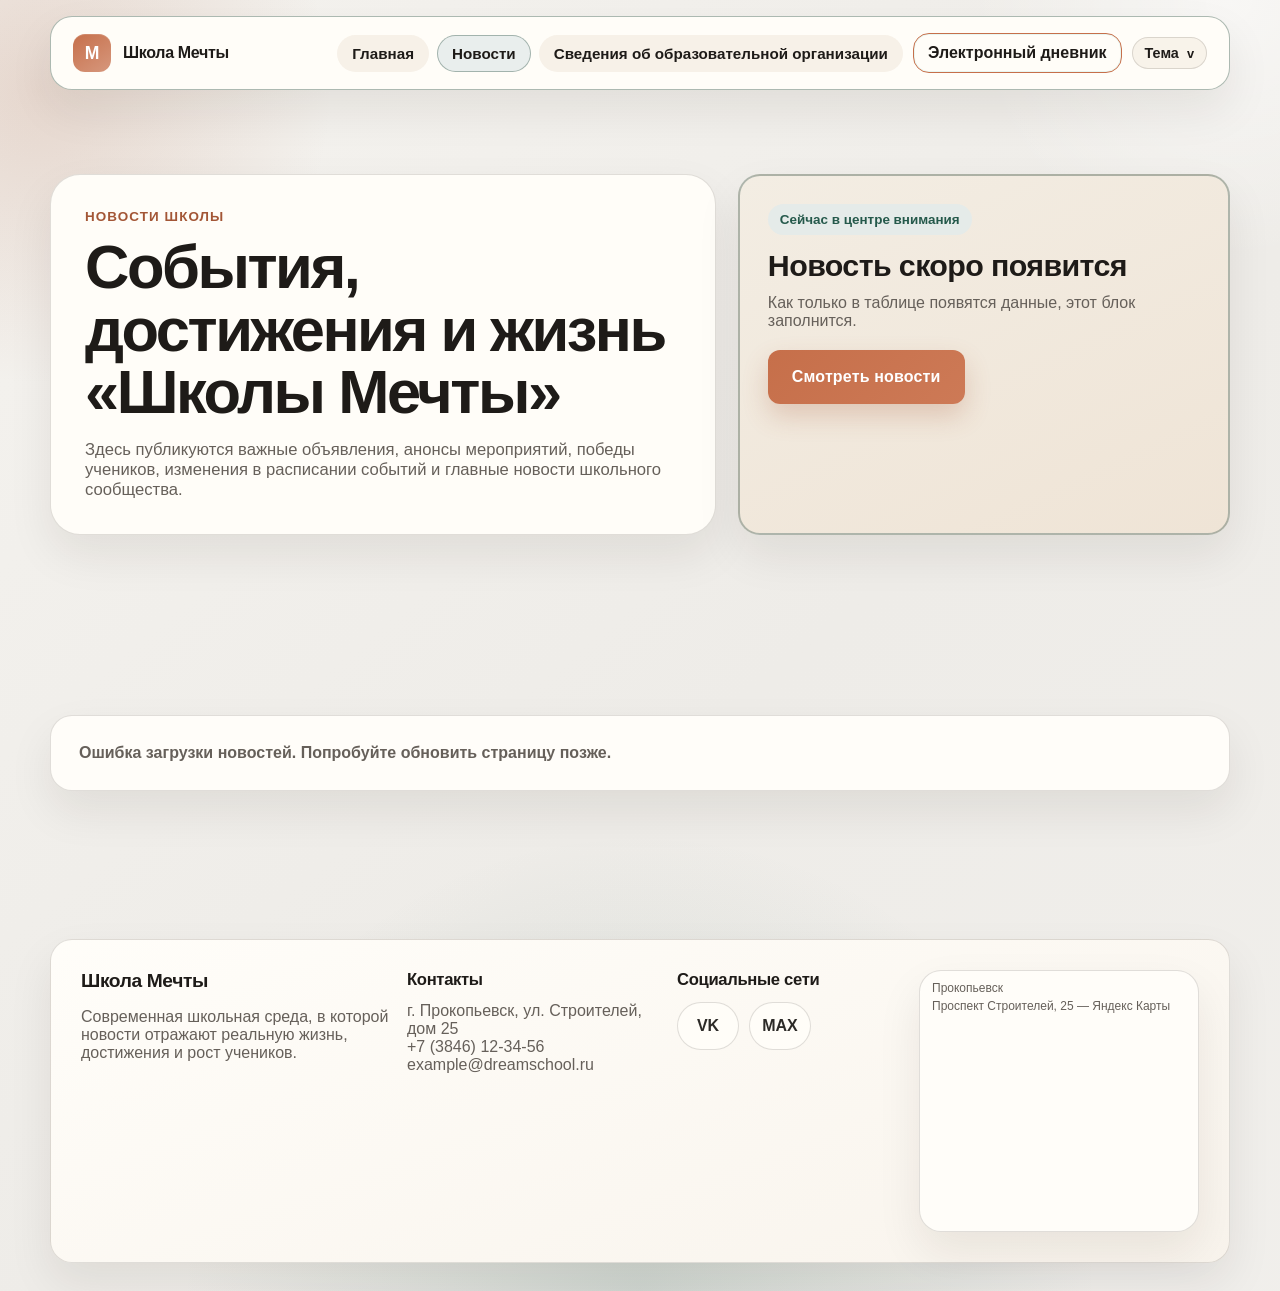
<file: index2.html>
﻿
<!DOCTYPE html>
<html lang="ru">
<head>
    <meta charset="UTF-8">
    <meta name="viewport" content="width=device-width, initial-scale=1.0">
    <title>Школа Мечты | Новости</title>
    <link rel="icon" href="img/Frame%2014.png" type="image/x-icon">
    <meta name="description" content="Новости Школы Мечты: события, достижения учеников, анонсы программ и школьной жизни.">
    <link rel="stylesheet" href="style.css">
    <script src="theme.js" defer></script>
</head>
<body>
    <input class="theme-toggle" type="radio" name="theme" id="theme-light" checked>
    <input class="theme-toggle" type="radio" name="theme" id="theme-dark">
    <input class="theme-toggle" type="radio" name="theme" id="theme-contrast">

    <div class="page-shell">
        <header class="site-header">
            <div class="container header-inner">
                <a class="logo" href="index2.html" aria-label="Школа Мечты">
                    <span class="logo-mark">М</span>
                    <span class="logo-text">Школа Мечты</span>
                </a>

                <button class="header-toggle" type="button" aria-expanded="false" aria-controls="header-controls-menu" data-expand-label="Развернуть" data-collapse-label="Свернуть">Развернуть</button>
                <div class="header-controls" id="header-controls-menu">
                    <nav class="page-nav" aria-label="Разделы сайта">
                        <a href="index.html">Главная</a>
                        <a href="index2.html" aria-current="page">Новости</a>
                        <a href="index3.html">Сведения об образовательной организации</a>
                    </nav>

                    <a class="diary-link" href="https://cabinet.ruobr.ru/login/" target="_blank" rel="noopener noreferrer">Электронный дневник</a>

                    <div class="theme-switcher" aria-label="Переключение темы">
                        <span class="theme-title">Тема</span>
                        <div class="theme-options">
                            <label for="theme-light">Светлая</label>
                            <label for="theme-dark">Темная</label>
                            <label for="theme-contrast">Контрастная</label>
                        </div>
                    </div>
                </div>
            </div>
        </header>

        <main class="news-page">
            <section class="section">
                <div class="container">
                    <div class="news-hero">
                        <div class="news-hero-copy">
                            <p class="eyebrow">Новости школы</p>
                            <h1>События, достижения и жизнь «Школы Мечты»</h1>
                            <p>
                                Здесь публикуются важные объявления, анонсы мероприятий, победы учеников,
                                изменения в расписании событий и главные новости школьного сообщества.
                            </p>
                        </div>

                        <aside class="news-hero-panel">
                            <span class="news-panel-label" id="hero-news-label">Сейчас в центре внимания</span>
                            <h2 id="hero-news-title" class="loading-dots">Загрузка новостей</h2>
                            <p id="hero-news-preview" class="loading-dots">Получаем данные</p>
                            <a class="btn btn-primary" id="hero-news-link" href="#news-list">Смотреть новости</a>
                        </aside>
                    </div>
                </div>
            </section>

            <section class="section news-section" id="news-list">
                <div class="container news-layout">
                    <div class="news-filters-wrap" id="news-filters-wrap" hidden>
                        <p class="news-filters-title">Фильтр по категориям</p>
                        <div class="news-filters" id="news-filters" aria-label="Фильтр новостей по категориям"></div>
                    </div>

                    <div class="news-stream" id="news-stream">
                        <article class="news-state-card">
                            <p class="loading-dots">Загрузка новостей</p>
                        </article>
                    </div>
                </div>
            </section>
        </main>

        <footer class="site-footer">
            <div class="container footer-grid">
                <div>
                    <a class="logo footer-logo" href="index.html">Школа Мечты</a>
                    <p class="footer-text">
                        Современная школьная среда, в которой новости отражают реальную жизнь, достижения и рост учеников.
                    </p>
                </div>

                <div>
                    <h3>Контакты</h3>
                    <ul class="footer-list">
                        <li>г. Прокопьевск, ул. Строителей, дом 25</li>
                        <li>+7 (3846) 12-34-56</li>
                        <li>example@dreamschool.ru</li>
                    </ul>
                </div>

                <div>
                    <h3>Социальные сети</h3>
                    <div class="social-links">
                        <a href="https://vk.com/" aria-label="VK" target="_blank" rel="noopener noreferrer">VK</a>
                        <a href="https://max.ru/" aria-label="MAX" target="_blank" rel="noopener noreferrer">MAX</a>
                    </div>
                </div>

                <div class="map-card footer-map" aria-label="Карта">
                    <div class="map-embed">
                        <a href="https://yandex.ru/maps/11291/prokopevsk/?utm_medium=mapframe&utm_source=maps">Прокопьевск</a>
                        <a href="https://yandex.ru/maps/11291/prokopevsk/house/prospekt_stroiteley_25/bE8YcAVgTUIEQFtpfXR3d3xgZA==/?ll=86.621253%2C53.865942&utm_medium=mapframe&utm_source=maps&z=17.6">Проспект Строителей, 25 — Яндекс Карты</a>
                        <iframe src="https://yandex.ru/map-widget/v1/?ll=86.621253%2C53.865942&mode=whatshere&whatshere%5Bpoint%5D=86.620582%2C53.865979&whatshere%5Bzoom%5D=17&z=17.6" frameborder="1" allowfullscreen="true" loading="lazy"></iframe>
                    </div>
                </div>
            </div>
        </footer>
    </div>

    <script>
        const STORAGE_SCROLL_KEY = "newsScrollPosition";
        const NEWS_LOAD_TIMEOUT_MS = 10000;
        const SCROLL_RESTORE_DELAY_MS = 50;
        const htmlParser = new DOMParser();

        const readScrollPosition = () => {
            try {
                return sessionStorage.getItem(STORAGE_SCROLL_KEY);
            } catch {
                return null;
            }
        };

        const writeScrollPosition = (value) => {
            try {
                sessionStorage.setItem(STORAGE_SCROLL_KEY, String(value));
            } catch {
                // Игнорируем ошибки приватного режима/запрета storage.
            }
        };

        const toPlainText = (htmlValue) => {
            const html = String(htmlValue ?? "");
            if (!html) return "";
            return (htmlParser.parseFromString(html, "text/html").body.textContent || "")
                .replace(/\s+/g, " ")
                .trim();
        };

        window.addEventListener("pageshow", () => {
            const scrollPos = readScrollPosition();
            if (scrollPos) {
                const top = Number.parseInt(scrollPos, 10);
                if (!Number.isNaN(top)) {
                    window.setTimeout(() => window.scrollTo({ top, behavior: "auto" }), SCROLL_RESTORE_DELAY_MS);
                }
            }
        });

        document.addEventListener("click", (event) => {
            if (event.target.closest(".news-link") || event.target.closest("#hero-news-link")) {
                writeScrollPosition(window.scrollY);
            }
        });

        const NEWS_API_URL = "https://script.google.com/macros/s/AKfycbzEFYElv0PCWbVV-pu9kjB3YbyOMtaQaXd7HRvJRYqHQFj_xvPTi6BU2wpDDRDwjdpC3w/exec";
        const CARD_PREVIEW_LIMIT = 150;
        const HERO_PREVIEW_LIMIT = 110;

        const newsStream = document.getElementById("news-stream");
        const newsFiltersWrap = document.getElementById("news-filters-wrap");
        const newsFilters = document.getElementById("news-filters");
        const heroNewsTitle = document.getElementById("hero-news-title");
        const heroNewsPreview = document.getElementById("hero-news-preview");
        const heroNewsLink = document.getElementById("hero-news-link");

        let currentRequestId = 0;
        let allNewsRecords = [];
        let heroNewsRecord = null;
        let pinnedNewsRecord = null;
        const selectedCategories = new Set();

        function escapeHtml(value) {
            return String(value ?? "")
                .replace(/&/g, "&amp;")
                .replace(/</g, "&lt;")
                .replace(/>/g, "&gt;")
                .replace(/"/g, "&quot;")
                .replace(/'/g, "&#39;");
        }

        function splitDate(dateValue) {
            if (!dateValue) return { day: "", rest: "" };
            const date = new Date(dateValue);
            if (!Number.isNaN(date.getTime())) {
                const day = String(date.getDate()).padStart(2, "0");
                const rest = date.toLocaleDateString("ru-RU", { month: "long", year: "numeric" });
                return { day, rest };
            }
            const parts = String(dateValue).trim().split(/\s+/);
            return { day: parts.shift() || "", rest: parts.join(" ") || "" };
        }

        function parseNewsDateToTimestamp(dateValue) {
            if (!dateValue) return Number.POSITIVE_INFINITY;
            const text = String(dateValue).trim();
            if (!text) return Number.POSITIVE_INFINITY;

            const directDate = new Date(text);
            if (!Number.isNaN(directDate.getTime())) return directDate.getTime();

            const ruDateMatch = text.match(/^(\d{1,2})[.\-/](\d{1,2})[.\-/](\d{2,4})$/);
            if (ruDateMatch) {
                const day = Number.parseInt(ruDateMatch[1], 10);
                const month = Number.parseInt(ruDateMatch[2], 10) - 1;
                let year = Number.parseInt(ruDateMatch[3], 10);
                if (year < 100) year += 2000;
                const fallbackDate = new Date(year, month, day);
                if (!Number.isNaN(fallbackDate.getTime())) return fallbackDate.getTime();
            }

            return Number.POSITIVE_INFINITY;
        }

        function normalizeUrl(url) {
            const text = String(url || "").trim();
            return (!text || text === "#") ? "#" : text;
        }

        function normalizeCategory(value) {
            const text = String(value ?? "").replace(/\s+/g, " ").trim();
            return text || "Без категории";
        }

        function getDriveFileId(url) {
            const text = String(url ?? "").trim();
            if (!text) return "";
            try {
                const parsedUrl = new URL(text);
                if (!parsedUrl.hostname.toLowerCase().endsWith("google.com")) return "";
                const fileMatch = parsedUrl.pathname.match(/\/file\/d\/([a-zA-Z0-9_-]+)/);
                if (fileMatch) return fileMatch[1];
                return parsedUrl.searchParams.get("id") || "";
            } catch { return ""; }
        }

        function normalizeImageUrl(url) {
            const normalized = normalizeUrl(url);
            if (normalized === "#") return "";
            const driveFileId = getDriveFileId(normalized);
            if (driveFileId) return `https://drive.google.com/uc?export=view&id=${encodeURIComponent(driveFileId)}`;
            return normalized;
        }

        function getNewsImageInfo(item) {
            const data = item && typeof item === "object" ? item : {};
            const directFields = [data.image, data.imageUrl, data.photo, data.cover].map(v => String(v ?? "").trim()).filter(Boolean);
            for (const value of directFields) {
                const imageUrl = normalizeImageUrl(value);
                if (imageUrl) return { src: imageUrl, sourceUrl: value };
            }
            return { src: "", sourceUrl: "" };
        }

        function renderState(message) {
            newsStream.innerHTML = `<article class="news-state-card"><p>${escapeHtml(message)}</p></article>`;
        }

        function getTopCategories(records, maxCount = 5) {
            const counters = new Map();
            records.forEach((record) => {
                const key = record.category;
                counters.set(key, (counters.get(key) || 0) + 1);
            });

            return Array.from(counters.entries())
                .sort((a, b) => (b[1] - a[1]) || a[0].localeCompare(b[0], "ru"))
                .slice(0, maxCount)
                .map(([name]) => name);
        }

        function renderFilters() {
            if (!newsFiltersWrap || !newsFilters) return;
            const categories = getTopCategories(allNewsRecords);

            if (categories.length === 0) {
                newsFiltersWrap.hidden = true;
                newsFilters.innerHTML = "";
                return;
            }

            newsFiltersWrap.hidden = false;
            const allActive = selectedCategories.size === 0;
            const filterButtons = categories.map((category) => {
                const activeClass = selectedCategories.has(category) ? "is-active" : "";
                return `<button class="news-filter ${activeClass}" type="button" data-filter-category="${escapeHtml(category)}">${escapeHtml(category)}</button>`;
            }).join("");

            newsFilters.innerHTML = `
                <button class="news-filter ${allActive ? "is-active" : ""}" type="button" data-filter-all="1">Все новости</button>
                ${filterButtons}
            `;
        }

        function renderHeroNews(item, index) {
            heroNewsTitle.classList.remove("loading-dots");
            heroNewsPreview.classList.remove("loading-dots");

            if (!item) {
                heroNewsTitle.textContent = "Новость скоро появится";
                heroNewsPreview.textContent = "Как только в таблице появятся данные, этот блок заполнится.";
                heroNewsLink.href = "#news-list";
                return;
            }

            heroNewsTitle.textContent = String(item.title || "Новость без заголовка").trim();
            const plainText = toPlainText(item.preview || item.content || "");
            heroNewsPreview.textContent = (plainText.slice(0, HERO_PREVIEW_LIMIT) + (plainText.length > HERO_PREVIEW_LIMIT ? "..." : "")) || "Нет описания.";

            // Ссылка ведет на наш умный шаблон в папке news
            heroNewsLink.href = `news/news.html?id=${index}`;
            heroNewsLink.textContent = "Читать подробнее";
            heroNewsLink.removeAttribute("target");
        }

        function renderNewsList(records) {
            newsStream.innerHTML = records.map((record) => {
                const data = record.item || {};
                const date = splitDate(data.date);
                const category = escapeHtml(record.category);
                const title = escapeHtml(data.title);
                const imageInfo = getNewsImageInfo(data);
                const interestingBadge = record.isPinned
                    ? '<span class="card-tag news-interest-badge">Самое интересное!</span>'
                    : "";

                const plainText = toPlainText(data.preview || data.content || "");
                const shortPreview = plainText.length > CARD_PREVIEW_LIMIT ? plainText.slice(0, CARD_PREVIEW_LIMIT) + "..." : plainText;

                const imageBlock = imageInfo.src ? `<div class="news-image-wrap"><img class="news-image" src="${escapeHtml(imageInfo.src)}" alt="Изображение к новости" loading="lazy"></div>` : "";
                const articleUrl = `news/news.html?id=${record.index}`;

                return `
                    <article class="news-item ${data.featured ? "news-item-featured" : ""} ${record.isPinned ? "news-item-interesting" : ""}">
                        <div class="news-item-date">
                            <strong>${escapeHtml(date.day)}</strong>
                            <span>${escapeHtml(date.rest)}</span>
                        </div>
                        <div class="news-item-content">
                            <div class="news-meta">
                                ${interestingBadge}
                                <span class="card-tag">${category}</span>
                            </div>
                            <h2>${title}</h2>
                            ${imageBlock}
                            <div class="news-preview">${escapeHtml(shortPreview)}</div>
                            <div class="news-actions">
                                <a class="news-link" href="${articleUrl}">Читать подробнее</a>
                            </div>
                        </div>
                    </article>
                `;
            }).join("");
        }

        function applyNewsFilters() {
            const baseRecords = selectedCategories.size === 0
                ? allNewsRecords
                : allNewsRecords.filter((record) => selectedCategories.has(record.category));
            const filteredRecords = baseRecords.slice();

            if (pinnedNewsRecord) {
                const pinnedPosition = filteredRecords.findIndex((record) => record.index === pinnedNewsRecord.index);
                if (pinnedPosition > 0) {
                    filteredRecords.splice(pinnedPosition, 1);
                    filteredRecords.unshift(pinnedNewsRecord);
                } else if (pinnedPosition === -1) {
                    filteredRecords.unshift(pinnedNewsRecord);
                }
            }

            if (filteredRecords.length === 0) {
                renderHeroNews(heroNewsRecord?.item || null, heroNewsRecord?.index || 0);
                renderState("По выбранным категориям новостей не найдено.");
                return;
            }

            renderHeroNews(heroNewsRecord?.item || null, heroNewsRecord?.index || 0);
            renderNewsList(filteredRecords);
        }

        function renderNews(items) {
            if (!Array.isArray(items) || items.length === 0) {
                renderHeroNews(null, 0);
                renderState("Новости пока не опубликованы.");
                allNewsRecords = [];
                heroNewsRecord = null;
                pinnedNewsRecord = null;
                if (newsFiltersWrap) {
                    newsFiltersWrap.hidden = true;
                }
                return;
            }

            heroNewsRecord = {
                item: items[0] || {},
                index: 0
            };

            const mappedRecords = items.map((item, index) => ({
                item: item || {},
                index,
                category: normalizeCategory(item?.category),
                isPinned: index === 0
            }));

            pinnedNewsRecord = mappedRecords.find((record) => record.isPinned) || null;

            const sortedRegularRecords = mappedRecords
                .filter((record) => !record.isPinned)
                .sort((a, b) => {
                    const dateA = parseNewsDateToTimestamp(a.item?.date);
                    const dateB = parseNewsDateToTimestamp(b.item?.date);
                    if (dateA !== dateB) return dateB - dateA;
                    return b.index - a.index;
                });

            allNewsRecords = pinnedNewsRecord
                ? [pinnedNewsRecord, ...sortedRegularRecords]
                : sortedRegularRecords;

            const allowedCategories = new Set(getTopCategories(allNewsRecords));
            Array.from(selectedCategories).forEach((category) => {
                if (!allowedCategories.has(category)) {
                    selectedCategories.delete(category);
                }
            });

            renderFilters();
            applyNewsFilters();
        }

        if (newsFilters) {
            newsFilters.addEventListener("click", (event) => {
                const allButton = event.target.closest("[data-filter-all]");
                if (allButton) {
                    selectedCategories.clear();
                    renderFilters();
                    applyNewsFilters();
                    return;
                }

                const categoryButton = event.target.closest("[data-filter-category]");
                if (!categoryButton) return;

                const category = categoryButton.getAttribute("data-filter-category");
                if (!category) return;

                if (selectedCategories.has(category)) {
                    selectedCategories.delete(category);
                } else {
                    selectedCategories.add(category);
                }

                renderFilters();
                applyNewsFilters();
            });
        }

        function loadNews() {
            heroNewsTitle.classList.add("loading-dots");
            heroNewsPreview.classList.add("loading-dots");

            const requestId = ++currentRequestId;
            const callbackName = `newsCallback_${requestId}_${Date.now()}`;
            const script = document.createElement("script");
            let settled = false;

            const finish = () => {
                delete window[callbackName];
                script.remove();
            };

            const timeoutId = window.setTimeout(() => {
                if (settled || requestId !== currentRequestId) return;
                settled = true;
                renderHeroNews(null, 0);
                renderState("Не удалось загрузить новости. Проверьте подключение и обновите страницу.");
                finish();
            }, NEWS_LOAD_TIMEOUT_MS);

            window[callbackName] = function(items) {
                if (settled) return;
                settled = true;
                window.clearTimeout(timeoutId);
                if (requestId === currentRequestId) renderNews(items);
                finish();
            };

            script.onerror = () => {
                if (settled || requestId !== currentRequestId) return;
                settled = true;
                window.clearTimeout(timeoutId);
                renderHeroNews(null, 0);
                renderState("Ошибка загрузки новостей. Попробуйте обновить страницу позже.");
                finish();
            };
            script.src = `${NEWS_API_URL}?callback=${callbackName}&_=${Date.now()}`;
            document.body.appendChild(script);
        }

        loadNews();
    </script>
</body>
</html>
</file>
<file: style.css>
/* Базовая палитра и системные значения */
:root {
    --page-bg: #eef4f8;
    --page-bg-start: #f8fbfd;
    --page-bg-accent: rgba(24, 184, 173, 0.18);
    --page-bg-accent-strong: rgba(23, 74, 122, 0.2);
    --surface: #ffffff;
    --surface-soft: #f6fafc;
    --surface-strong: #e5eef5;
    --text: #17324b;
    --text-muted: #5d7388;
    --heading: #0c2742;
    --line: rgba(18, 61, 107, 0.12);
    --primary: #174a7a;
    --primary-strong: #0d2f52;
    --accent: #18b8ad;
    --accent-strong: #10948b;
    --hero-start: #113d68;
    --hero-end: #1d6aa4;
    --shadow-soft: 0 16px 36px rgba(14, 43, 73, 0.08);
    --shadow-card: 0 24px 52px rgba(14, 43, 73, 0.12);
    --focus-ring: 0 0 0 3px rgba(24, 184, 173, 0.24);
    --radius-xl: 32px;
    --radius-lg: 24px;
    --radius-md: 18px;
    --radius-sm: 14px;
    --container: 1180px;
}

/* Скрытые переключатели темы */
.theme-toggle {
    position: absolute;
    width: 1px;
    height: 1px;
    margin: -1px;
    padding: 0;
    overflow: hidden;
    border: 0;
    clip: rect(0 0 0 0);
}

/* Контейнер страницы, на котором меняются переменные темы */
.page-shell {
    --theme-page-bg-start: var(--page-bg-start);
    --theme-page-bg: var(--page-bg);
    --theme-page-bg-accent: var(--page-bg-accent);
    --theme-page-bg-accent-strong: var(--page-bg-accent-strong);
    --theme-surface: var(--surface);
    --theme-surface-soft: var(--surface-soft);
    --theme-surface-strong: var(--surface-strong);
    --theme-text: var(--text);
    --theme-text-muted: var(--text-muted);
    --theme-heading: var(--heading);
    --theme-line: var(--line);
    --theme-primary: var(--primary);
    --theme-primary-strong: var(--primary-strong);
    --theme-accent: var(--accent);
    --theme-accent-strong: var(--accent-strong);
    --theme-hero-start: var(--hero-start);
    --theme-hero-end: var(--hero-end);
    --theme-shadow-soft: var(--shadow-soft);
    --theme-shadow-card: var(--shadow-card);
    min-height: 100vh;
    color: var(--theme-text);
    background:
        radial-gradient(circle at 12% 18%, var(--theme-page-bg-accent) 0%, transparent 24%),
        radial-gradient(circle at 88% 14%, rgba(255, 255, 255, 0.34) 0%, transparent 18%),
        radial-gradient(circle at 50% 100%, var(--theme-page-bg-accent-strong) 0%, transparent 34%),
        linear-gradient(135deg, var(--theme-page-bg-start) 0%, var(--theme-page-bg) 52%, color-mix(in srgb, var(--theme-page-bg) 84%, white) 100%);
    transition: background 0.3s ease, color 0.3s ease;
}

#theme-dark:checked ~ .page-shell {
    --theme-page-bg-start: #07111c;
    --theme-page-bg: #08131f;
    --theme-page-bg-accent: rgba(70, 221, 210, 0.18);
    --theme-page-bg-accent-strong: rgba(22, 71, 110, 0.42);
    --theme-surface: #102132;
    --theme-surface-soft: #14293d;
    --theme-surface-strong: #183049;
    --theme-text: #eaf4ff;
    --theme-text-muted: #9cb4c9;
    --theme-heading: #f4f8ff;
    --theme-line: rgba(229, 239, 255, 0.12);
    --theme-primary: #8dc5ff;
    --theme-primary-strong: #d7ebff;
    --theme-accent: #46ddd2;
    --theme-accent-strong: #1fbfb3;
    --theme-hero-start: #0c2236;
    --theme-hero-end: #17476e;
    --theme-shadow-soft: 0 18px 38px rgba(0, 0, 0, 0.24);
    --theme-shadow-card: 0 28px 56px rgba(0, 0, 0, 0.28);
}

#theme-contrast:checked ~ .page-shell {
    --theme-page-bg-start: #000000;
    --theme-page-bg: #000000;
    --theme-page-bg-accent: rgba(255, 230, 0, 0.18);
    --theme-page-bg-accent-strong: rgba(255, 255, 255, 0.14);
    --theme-surface: #0c0c0c;
    --theme-surface-soft: #171717;
    --theme-surface-strong: #202020;
    --theme-text: #ffffff;
    --theme-text-muted: #ffffff;
    --theme-heading: #ffffff;
    --theme-line: rgba(255, 255, 255, 0.24);
    --theme-primary: #ffffff;
    --theme-primary-strong: #ffffff;
    --theme-accent: #ffe600;
    --theme-accent-strong: #ffd000;
    --theme-hero-start: #000000;
    --theme-hero-end: #202020;
    --theme-shadow-soft: none;
    --theme-shadow-card: none;
}

*,
*::before,
*::after {
    box-sizing: border-box;
}

html,
body {
    scroll-behavior: smooth;
}

body {
    margin: 0;
    font-family: "Montserrat", "Open Sans", Arial, sans-serif;
    background: #ffffff;
}

body.modal-open {
    overflow: hidden;
}

.theme-reveal {
    position: fixed;
    z-index: 70;
    width: var(--theme-reveal-size, 0);
    height: var(--theme-reveal-size, 0);
    border-radius: 50%;
    pointer-events: none;
    transform: translate(-50%, -50%) scale(0);
    opacity: 0.95;
    transition: transform 0.6s cubic-bezier(0.2, 0.72, 0.25, 1), opacity 0.6s ease;
}

.theme-reveal.is-active {
    transform: translate(-50%, -50%) scale(1);
    opacity: 0;
}

a {
    color: inherit;
    text-decoration: none;
}

button,
input {
    font: inherit;
}

button {
    border: 0;
    cursor: pointer;
}

a:focus-visible,
button:focus-visible,
input:focus-visible {
    outline: none;
    box-shadow: var(--focus-ring);
}

img {
    display: block;
    max-width: 100%;
}

.container {
    width: min(calc(100% - 32px), var(--container));
    margin: 0 auto;
}

.section {
    padding: 96px 0;
}

.section-heading {
    max-width: 760px;
    margin: 0 auto 40px;
    text-align: center;
}

.section-heading.align-left {
    margin: 0;
    text-align: left;
}

.section-heading h2 {
    margin: 10px 0 14px;
    color: var(--theme-heading);
    font-size: clamp(2rem, 4vw, 3.1rem);
    line-height: 1.08;
}

.section-heading p {
    margin: 0;
    color: var(--theme-text-muted);
}

.eyebrow {
    margin: 0;
    color: var(--theme-accent-strong);
    font-size: 0.84rem;
    font-weight: 800;
    letter-spacing: 0.08em;
    text-transform: uppercase;
}

/* Верхняя часть сайта */
.site-header {
    position: sticky;
    top: 0;
    z-index: 40;
    padding-top: 14px;
}

.header-inner {
    display: flex;
    align-items: center;
    justify-content: space-between;
    gap: 24px;
    flex-wrap: nowrap;
    padding: 16px 22px;
    border: 1px solid var(--theme-line);
    border-radius: 28px;
    background: color-mix(in srgb, var(--theme-surface) 70%, transparent);
    box-shadow: var(--theme-shadow-soft);
    backdrop-filter: blur(18px);
}

.logo {
    display: inline-flex;
    align-items: center;
    gap: 12px;
    color: var(--theme-heading);
    font-weight: 800;
    letter-spacing: -0.02em;
}

.logo-mark {
    display: grid;
    place-items: center;
    width: 46px;
    height: 46px;
    border-radius: 16px;
    color: #ffffff;
    font-size: 1.1rem;
    background: linear-gradient(135deg, var(--theme-primary), var(--theme-hero-end));
    box-shadow: inset 0 1px 0 rgba(255, 255, 255, 0.14);
}

.header-controls {
    display: flex;
    align-items: center;
    justify-content: flex-end;
    gap: 10px;
    flex: 1;
    min-width: 0;
}

.header-toggle {
    display: none;
}

.page-nav {
    display: flex;
    flex-wrap: nowrap;
    justify-content: flex-end;
    gap: 8px;
    flex: 1;
    min-width: 0;
}

.page-nav a {
    padding: 10px 12px;
    border-radius: 999px;
    border: 1px solid var(--theme-line);
    background: var(--theme-surface-soft);
    color: var(--theme-text-muted);
    font-size: 0.95rem;
    font-weight: 600;
    white-space: nowrap;
    transition: transform 0.22s ease, background-color 0.22s ease, color 0.22s ease, border-color 0.22s ease;
}

.page-nav a:hover,
.page-nav a:focus-visible {
    transform: translateY(-2px);
    color: var(--theme-heading);
    border-color: var(--theme-accent);
}

.page-nav a[aria-current="page"] {
    color: #ffffff;
    border-color: transparent;
    background: linear-gradient(135deg, var(--theme-primary), var(--theme-hero-end));
}

.diary-link {
    display: inline-flex;
    align-items: center;
    justify-content: center;
    padding: 10px 14px;
    border: 1px solid var(--theme-accent);
    border-radius: 16px;
    color: var(--theme-heading);
    font-weight: 800;
    white-space: nowrap;
    background: transparent;
    box-shadow: inset 0 0 0 1px rgba(24, 184, 173, 0.1);
    transition: transform 0.22s ease, background-color 0.22s ease, box-shadow 0.22s ease;
}

.diary-link:hover,
.diary-link:focus-visible {
    transform: translateY(-2px);
    background: rgba(24, 184, 173, 0.08);
    box-shadow: 0 10px 22px rgba(24, 184, 173, 0.14);
}

.theme-switcher {
    position: relative;
    display: flex;
    flex-shrink: 0;
    align-items: center;
    gap: 8px;
    padding: 10px 14px;
    border-radius: 16px;
    border: 1px solid var(--theme-line);
    background: var(--theme-surface-soft);
    cursor: pointer;
}

.theme-title::after {
    content: "v";
    margin-left: 8px;
    font-size: 0.8rem;
}

.theme-title {
    color: var(--theme-heading);
    font-size: 0.9rem;
    font-weight: 700;
}

.theme-options {
    position: absolute;
    top: calc(100% + 10px);
    right: 0;
    z-index: 5;
    display: grid;
    gap: 6px;
    min-width: 180px;
    padding: 8px;
    border: 1px solid var(--theme-line);
    border-radius: 16px;
    background: var(--theme-surface);
    box-shadow: var(--theme-shadow-card);
    opacity: 0;
    visibility: hidden;
    transform: translateY(-6px);
    transition: opacity 0.22s ease, transform 0.22s ease, visibility 0.22s ease;
}

.theme-switcher:hover .theme-options,
.theme-switcher:focus-within .theme-options {
    opacity: 1;
    visibility: visible;
    transform: translateY(0);
}

.theme-options label {
    padding: 10px 12px;
    border-radius: 12px;
    color: var(--theme-text-muted);
    font-size: 0.9rem;
    font-weight: 700;
    cursor: pointer;
    transition: background-color 0.22s ease, color 0.22s ease, transform 0.22s ease;
}

.theme-options label:hover,
.theme-options label:focus-visible {
    transform: translateY(-1px);
    color: var(--theme-heading);
}

#theme-light:checked ~ .page-shell .theme-options label[for="theme-light"],
#theme-dark:checked ~ .page-shell .theme-options label[for="theme-dark"],
#theme-contrast:checked ~ .page-shell .theme-options label[for="theme-contrast"] {
    color: #ffffff;
    background: linear-gradient(135deg, var(--theme-accent), var(--theme-accent-strong));
}

#theme-contrast:checked ~ .page-shell .theme-options label[for="theme-contrast"] {
    color: #111111;
}

/* Блок навигации по странице */
.subnav-section {
    padding: 20px 0 0;
}

.subnav-card {
    display: grid;
    gap: 18px;
    padding: 24px 28px;
    border: 1px solid var(--theme-line);
    border-radius: 28px;
    background: var(--theme-surface);
    box-shadow: var(--theme-shadow-soft);
}

.subnav-heading h2 {
    margin-bottom: 0;
    font-size: clamp(1.45rem, 3vw, 2.2rem);
}

.main-nav {
    display: flex;
    flex-wrap: wrap;
    gap: 10px;
}

.main-nav a {
    padding: 12px 18px;
    border-radius: 14px;
    border: 1px solid var(--theme-line);
    background: var(--theme-surface-soft);
    color: var(--theme-text-muted);
    font-weight: 700;
    transition: transform 0.22s ease, border-color 0.22s ease, color 0.22s ease;
}

.main-nav a:hover,
.main-nav a:focus-visible {
    transform: translateY(-2px);
    color: var(--theme-heading);
    border-color: var(--theme-accent);
}

/* Первый экран */
.hero {
    padding: 36px 0 56px;
}

.hero-grid {
    display: grid;
    grid-template-columns: 1.1fr 0.9fr;
    gap: 28px;
    align-items: stretch;
}

.hero-copy {
    padding: 44px;
    border-radius: var(--radius-xl);
    background: linear-gradient(180deg, var(--theme-surface) 0%, var(--theme-surface-soft) 100%);
    border: 1px solid var(--theme-line);
    box-shadow: var(--theme-shadow-card);
}

.hero-copy h1 {
    margin: 14px 0 18px;
    color: var(--theme-heading);
    font-size: clamp(2.6rem, 5vw, 4.8rem);
    line-height: 0.98;
    letter-spacing: -0.04em;
}

.hero-text {
    margin: 0 0 28px;
    max-width: 640px;
    color: var(--theme-text-muted);
    font-size: 1.04rem;
}

.hero-actions {
    display: flex;
    flex-wrap: wrap;
    gap: 12px;
    margin-bottom: 30px;
}

.btn {
    display: inline-flex;
    align-items: center;
    justify-content: center;
    min-height: 54px;
    padding: 0 24px;
    border-radius: 16px;
    font-weight: 800;
    letter-spacing: 0.01em;
    transition: transform 0.24s ease, box-shadow 0.24s ease, background-color 0.24s ease;
}

.btn:hover,
.btn:focus-visible {
    transform: translateY(-2px);
}

.btn-primary {
    color: #ffffff;
    background: linear-gradient(135deg, var(--theme-accent), var(--theme-accent-strong));
    box-shadow: 0 16px 34px rgba(24, 184, 173, 0.24);
}

.btn-primary:hover,
.btn-primary:focus-visible {
    box-shadow: 0 20px 36px rgba(24, 184, 173, 0.32);
}

.btn-secondary {
    color: var(--theme-heading);
    background: var(--theme-surface-strong);
}

.btn-secondary:hover,
.btn-secondary:focus-visible {
    box-shadow: 0 14px 28px rgba(12, 39, 66, 0.12);
}

.btn:disabled {
    cursor: not-allowed;
    opacity: 0.62;
    transform: none;
    box-shadow: none;
}

.hero-stats {
    display: grid;
    grid-template-columns: repeat(3, minmax(0, 1fr));
    gap: 14px;
    margin: 0;
    padding: 0;
    list-style: none;
}

.hero-stats li {
    padding: 18px;
    border-radius: 18px;
    border: 1px solid var(--theme-line);
    background: var(--theme-surface);
}

.hero-stats strong {
    display: block;
    margin-bottom: 6px;
    color: var(--theme-heading);
    font-size: 1.7rem;
    line-height: 1;
}

.hero-stats span {
    color: var(--theme-text-muted);
    font-size: 0.94rem;
}

.hero-visual {
    display: grid;
    gap: 18px;
}

.visual-card {
    position: relative;
    overflow: hidden;
    border-radius: var(--radius-xl);
    box-shadow: var(--theme-shadow-card);
}

.visual-main {
    min-height: 380px;
    padding: 30px;
    color: #ffffff;
    background:
        radial-gradient(circle at top right, rgba(255, 255, 255, 0.16), transparent 26%),
        linear-gradient(160deg, var(--theme-hero-start) 0%, var(--theme-hero-end) 100%);
}

.visual-main h2 {
    margin: 16px 0 12px;
    font-size: 2rem;
    line-height: 1.08;
}

.visual-label,
.badge {
    display: inline-flex;
    padding: 8px 12px;
    border-radius: 999px;
    background: rgba(255, 255, 255, 0.14);
    font-size: 0.82rem;
    font-weight: 800;
}

.visual-stack {
    display: grid;
    grid-template-columns: repeat(2, minmax(0, 1fr));
    gap: 18px;
}

.visual-mini {
    min-height: 190px;
    padding: 24px;
    border: 1px solid var(--theme-line);
    background: linear-gradient(180deg, var(--theme-surface) 0%, var(--theme-surface-soft) 100%);
}

.visual-mini.accent {
    background: linear-gradient(180deg, var(--theme-surface-strong) 0%, var(--theme-surface) 100%);
}

.visual-mini p,
.visual-main p {
    max-width: 320px;
}

/* О школе */
.about-grid {
    display: grid;
    grid-template-columns: 0.95fr 1.05fr;
    gap: 24px;
    align-items: start;
}

.feature-card {
    padding: 32px;
    border-radius: var(--radius-xl);
    border: 1px solid var(--theme-line);
    background: var(--theme-surface);
    box-shadow: var(--theme-shadow-soft);
}

.feature-card h3 {
    margin: 0 0 16px;
    color: var(--theme-heading);
    font-size: 1.65rem;
}

.feature-card p {
    margin: 0;
    color: var(--theme-text-muted);
}

.feature-list {
    margin: 22px 0 0;
    padding-left: 22px;
    color: var(--theme-text-muted);
}

.about-gallery {
    display: grid;
    grid-template-columns: repeat(2, minmax(0, 1fr));
    gap: 18px;
}

.photo-card {
    margin: 0;
    padding: 12px;
    border-radius: 24px;
    border: 1px solid var(--theme-line);
    background: var(--theme-surface);
    box-shadow: var(--theme-shadow-soft);
    transition: transform 0.24s ease, border-color 0.24s ease, box-shadow 0.24s ease;
}

.photo-card:hover,
.photo-card:focus-within {
    transform: translateY(-4px);
    border-color: var(--theme-accent);
    box-shadow: var(--theme-shadow-card);
}

.photo-card.tall {
    grid-row: span 2;
}

.photo-card figcaption {
    padding: 14px 6px 4px;
    color: var(--theme-text-muted);
}

.photo-image {
    display: block;
    width: 100%;
    min-height: 220px;
    border-radius: 18px;
    object-fit: cover;
}

.photo-image.is-zoomable {
    cursor: zoom-in;
}

.photo-one {
    min-height: 100%;
}

.photo-card.tall .photo-image {
    min-height: 458px;
}

.photo-two {
    min-height: 220px;
}

.photo-three {
    min-height: 220px;
}

/* Программы */
.program-grid {
    display: grid;
    grid-template-columns: repeat(3, minmax(0, 1fr));
    gap: 20px;
}

.program-card {
    padding: 28px;
    border-radius: 24px;
    border: 1px solid var(--theme-line);
    background: var(--theme-surface);
    box-shadow: var(--theme-shadow-soft);
    transition: transform 0.24s ease, border-color 0.24s ease, box-shadow 0.24s ease;
}

.program-card:hover,
.program-card:focus-within {
    transform: translateY(-5px);
    border-color: var(--theme-accent);
    box-shadow: var(--theme-shadow-card);
}

.card-tag {
    display: inline-flex;
    margin-bottom: 16px;
    padding: 8px 12px;
    border-radius: 999px;
    background: var(--theme-surface-strong);
    color: var(--theme-primary);
    font-size: 0.84rem;
    font-weight: 800;
}

.program-card h3 {
    margin: 0 0 12px;
    color: var(--theme-heading);
    font-size: 1.34rem;
}

.program-card p {
    margin: 0;
    color: var(--theme-text-muted);
}

/* Уроки */
.lessons-grid {
    display: grid;
    grid-template-columns: 0.9fr 1.1fr;
    gap: 26px;
    align-items: start;
}

.accordion {
    display: grid;
    gap: 14px;
}

.accordion details {
    border: 1px solid var(--theme-line);
    border-radius: 22px;
    background: var(--theme-surface);
    box-shadow: var(--theme-shadow-soft);
    overflow: hidden;
}

.accordion summary {
    position: relative;
    padding: 22px 62px 22px 22px;
    cursor: pointer;
    list-style: none;
    color: var(--theme-heading);
    font-weight: 800;
}

.accordion summary::-webkit-details-marker {
    display: none;
}

.accordion summary::after {
    content: "+";
    position: absolute;
    right: 18px;
    top: 50%;
    transform: translateY(-50%);
    display: grid;
    place-items: center;
    width: 34px;
    height: 34px;
    border-radius: 50%;
    color: #ffffff;
    background: linear-gradient(135deg, var(--theme-accent), var(--theme-accent-strong));
}

.accordion details[open] summary::after {
    content: "−";
}

.accordion details p {
    margin: 0;
    padding: 0 22px 22px;
    color: var(--theme-text-muted);
}

/* Галерея */
.gallery-grid {
    display: grid;
    grid-template-columns: repeat(3, minmax(0, 1fr));
    gap: 18px;
    align-items: start;
}

.gallery-item {
    margin: 0;
    padding: 12px;
    border-radius: 24px;
    border: 1px solid var(--theme-line);
    background: var(--theme-surface);
    box-shadow: var(--theme-shadow-soft);
    align-self: start;
    transition: transform 0.24s ease, border-color 0.24s ease, box-shadow 0.24s ease;
}

.gallery-item:hover,
.gallery-item:focus-within {
    transform: translateY(-4px);
    border-color: var(--theme-accent);
    box-shadow: var(--theme-shadow-card);
}

.gallery-item.wide {
    grid-column: span 2;
}

.gallery-item figcaption {
    padding: 12px 6px 0;
    color: var(--theme-text-muted);
}

.gallery-one {
    min-height: 300px;
}

.gallery-two {
    min-height: 220px;
}

.gallery-three {
    min-height: 220px;
}

.gallery-four {
    min-height: 220px;
}

.gallery-five {
    min-height: 300px;
}

/* Подвал */
.site-footer {
    padding: 32px 0 48px;
}

/* Модальное окно записи */
.modal-backdrop {
    position: fixed;
    inset: 0;
    z-index: 80;
    display: grid;
    place-items: center;
    padding: 20px;
    background: rgba(4, 14, 24, 0.62);
    backdrop-filter: blur(8px);
    opacity: 0;
    visibility: hidden;
    transition: opacity 0.28s ease, visibility 0.28s ease;
}

.modal-backdrop[hidden] {
    display: none;
}

.modal-backdrop.is-visible {
    opacity: 1;
    visibility: visible;
}

.modal-dialog {
    position: relative;
    width: min(100%, 520px);
    padding: 28px;
    border-radius: 28px;
    border: 1px solid var(--theme-line);
    background: var(--theme-surface);
    box-shadow: var(--theme-shadow-card);
    transform: translateY(20px) scale(0.96);
    opacity: 0;
    transition: transform 0.28s ease, opacity 0.28s ease;
}

.modal-backdrop.is-visible .modal-dialog {
    transform: translateY(0) scale(1);
    opacity: 1;
}

.photo-lightbox {
    position: fixed;
    inset: 0;
    z-index: 85;
    display: grid;
    place-items: center;
    padding: 20px;
    background: rgba(3, 12, 20, 0.86);
    backdrop-filter: blur(6px);
    opacity: 0;
    visibility: hidden;
    transition: opacity 0.26s ease, visibility 0.26s ease;
}

.photo-lightbox[hidden] {
    display: none;
}

.photo-lightbox.is-visible {
    opacity: 1;
    visibility: visible;
}

.photo-lightbox__dialog {
    position: relative;
    width: min(96vw, 980px);
    transform: translateY(16px) scale(0.96);
    opacity: 0;
    transition: transform 0.26s ease, opacity 0.26s ease;
}

.photo-lightbox.is-visible .photo-lightbox__dialog {
    transform: translateY(0) scale(1);
    opacity: 1;
}

.photo-lightbox__image {
    display: block;
    width: 100%;
    aspect-ratio: 16 / 9;
    max-height: 82vh;
    object-fit: cover;
    border-radius: 20px;
    background: rgba(9, 19, 30, 0.55);
}

.photo-lightbox__nav {
    position: absolute;
    top: 50%;
    z-index: 2;
    width: 48px;
    height: 48px;
    border-radius: 50%;
    border: 1px solid rgba(255, 255, 255, 0.24);
    background: rgba(0, 0, 0, 0.46);
    color: #ffffff;
    transform: translateY(-50%);
    transition: transform 0.25s ease, background-color 0.25s ease;
}

.photo-lightbox__nav:hover,
.photo-lightbox__nav:focus-visible {
    background: rgba(0, 0, 0, 0.78);
    transform: translateY(-50%) scale(1.08);
}

.photo-lightbox__nav[hidden] {
    display: none;
}

.photo-lightbox__nav--prev {
    left: 14px;
}

.photo-lightbox__nav--next {
    right: 14px;
}

@keyframes pulse-close-btn {
    0% { box-shadow: 0 0 0 0 rgba(255, 255, 255, 0.5); }
    70% { box-shadow: 0 0 0 14px rgba(255, 255, 255, 0); }
    100% { box-shadow: 0 0 0 0 rgba(255, 255, 255, 0); }
}

.photo-lightbox__close {
    position: absolute;
    top: 14px;
    right: 14px;
    width: 42px;
    height: 42px;
    border-radius: 50%;
    color: #ffffff;
    border: 1px solid rgba(255, 255, 255, 0.28);
    background: rgba(0, 0, 0, 0.5);
    animation: pulse-close-btn 1s infinite;
    transition: transform 0.5s ease, background-color 0.5s ease;
}

.photo-lightbox__close:hover,
.photo-lightbox__close:focus-visible {
    background: rgba(0, 0, 0, 0.85);
    transform: scale(1.1);
    animation: none;
}

.modal-dialog h2 {
    margin: 10px 0 10px;
    color: var(--theme-heading);
    font-size: clamp(1.8rem, 4vw, 2.3rem);
    line-height: 1.1;
}

.modal-text {
    margin: 0 0 20px;
    color: var(--theme-text-muted);
}

.modal-close {
    position: absolute;
    top: 14px;
    right: 14px;
    width: 42px;
    height: 42px;
    border-radius: 50%;
    color: var(--theme-heading);
    background: var(--theme-surface-soft);
}

.modal-close:hover,
.modal-close:focus-visible {
    background: var(--theme-surface-strong);
}

.tour-form {
    display: grid;
    gap: 14px;
}

.form-field {
    display: grid;
    gap: 8px;
}

.form-field span {
    color: var(--theme-heading);
    font-weight: 700;
}

.form-field input {
    width: 100%;
    min-height: 54px;
    padding: 0 16px;
    border: 1px solid var(--theme-line);
    border-radius: 14px;
    color: var(--theme-text);
    background: var(--theme-surface-soft);
    outline: none;
    transition: border-color 0.2s ease, box-shadow 0.2s ease;
}

.form-field input:focus {
    border-color: var(--theme-accent);
    box-shadow: 0 0 0 4px rgba(24, 184, 173, 0.12);
}

.form-status {
    min-height: 24px;
    margin: 0;
    color: var(--theme-text-muted);
    font-size: 0.95rem;
}

.form-status.is-success {
    color: color-mix(in srgb, var(--theme-accent-strong) 78%, var(--theme-heading));
}

.form-status.is-error {
    color: #d1495b;
}

.footer-grid {
    display: grid;
    grid-template-columns: 1.1fr 0.9fr 0.8fr 1fr;
    gap: 18px;
    padding: 30px;
    border-radius: 30px;
    color: #ffffff;
    background: linear-gradient(
        135deg,
        color-mix(in srgb, var(--theme-primary-strong) 70%, transparent),
        color-mix(in srgb, var(--theme-hero-end) 70%, transparent)
    );
    box-shadow: var(--theme-shadow-card);
    backdrop-filter: blur(18px);
}

.footer-logo {
    color: #ffffff;
    font-size: 1.2rem;
}

.site-footer h3 {
    margin: 0 0 12px;
    font-size: 1.04rem;
}

.footer-text,
.footer-list,
.map-card span {
    color: rgba(255, 255, 255, 0.8);
}

.footer-list {
    margin: 0;
    padding: 0;
    list-style: none;
}

.social-links {
    display: flex;
    flex-wrap: wrap;
    gap: 10px;
}

.social-links a {
    display: inline-flex;
    align-items: center;
    justify-content: center;
    min-width: 62px;
    min-height: 48px;
    padding: 0 16px;
    border-radius: 14px;
    background: rgba(255, 255, 255, 0.08);
    font-weight: 800;
    transition: transform 0.22s ease, background-color 0.22s ease;
}

.social-links a:hover,
.social-links a:focus-visible {
    transform: translateY(-2px);
    background: rgba(255, 255, 255, 0.16);
}

.map-card {
    min-height: 190px;
    padding: 20px;
    border-radius: 24px;
    background:
        linear-gradient(0deg, rgba(255, 255, 255, 0.08), rgba(255, 255, 255, 0.08)),
        linear-gradient(90deg, rgba(255, 255, 255, 0.08) 1px, transparent 1px),
        linear-gradient(rgba(255, 255, 255, 0.08) 1px, transparent 1px);
    background-size: auto, 34px 34px, 34px 34px;
}

.footer-map {
    padding: 0;
    overflow: hidden;
    background: rgba(255, 255, 255, 0.08);
}

.footer-map iframe {
    display: block;
    width: 100%;
    min-height: 240px;
    border: 0;
}

.map-embed {
    position: relative;
    overflow: hidden;
    min-height: 240px;
}

.map-embed a {
    color: rgba(255, 255, 255, 0.84) !important;
    font-size: 12px;
    position: absolute;
    left: 12px;
    z-index: 1;
}

.map-embed a:first-child {
    top: 10px;
}

.map-embed a:nth-child(2) {
    top: 28px;
}

.map-embed iframe {
    position: relative;
    width: 100%;
    height: 100%;
    min-height: 240px;
    border: 0;
}

.education-page .section {
    padding-top: 44px;
}

.education-hero {
    display: grid;
    grid-template-columns: 1.05fr 0.95fr;
    gap: 22px;
    align-items: stretch;
}

.education-hero-copy,
.education-hero-panel,
.education-card,
.education-nav,
.education-docs,
.education-table-wrap,
.education-gallery-card {
    border: 1px solid var(--theme-line);
    background: var(--theme-surface);
    box-shadow: var(--theme-shadow-soft);
}

.education-hero-copy,
.education-hero-panel,
.education-card,
.education-docs,
.education-table-wrap,
.education-gallery-card {
    padding: 28px;
    border-radius: 28px;
}

.education-hero-copy h1,
.education-card h2,
.education-docs h2,
.education-table-wrap h2,
.education-gallery-card h2 {
    margin: 10px 0 14px;
    color: var(--theme-heading);
    line-height: 1.08;
}

.education-hero-copy h1 {
    font-size: clamp(2.5rem, 4.4vw, 4.2rem);
    letter-spacing: -0.04em;
}

.education-hero-copy p:last-child,
.education-card p,
.education-docs p,
.education-gallery-card p {
    margin: 0;
    color: var(--theme-text-muted);
}

.education-hero-panel {
    display: grid;
    gap: 18px;
    color: #ffffff;
    background:
        radial-gradient(circle at top right, rgba(255, 255, 255, 0.16), transparent 24%),
        linear-gradient(160deg, var(--theme-hero-start) 0%, var(--theme-hero-end) 100%);
}

.education-highlights {
    display: grid;
    gap: 14px;
    margin: 0;
    padding: 0;
    list-style: none;
}

.education-highlights li {
    padding: 16px 18px;
    border-radius: 18px;
    background: rgba(255, 255, 255, 0.12);
}

.education-highlights strong {
    display: block;
    margin-bottom: 4px;
    font-size: 1.05rem;
}

.education-layout {
    display: grid;
    grid-template-columns: 300px minmax(0, 1fr);
    gap: 24px;
    align-items: start;
}

.education-nav {
    position: sticky;
    top: 112px;
    display: grid;
    gap: 10px;
    padding: 22px;
    border-radius: 24px;
}

.education-nav a {
    padding: 12px 14px;
    border-radius: 16px;
    color: var(--theme-text-muted);
    background: var(--theme-surface-soft);
    font-weight: 700;
    transition: transform 0.22s ease, color 0.22s ease, background-color 0.22s ease;
}

.education-nav a:hover,
.education-nav a:focus-visible {
    transform: translateX(4px);
    color: var(--theme-heading);
    background: var(--theme-surface-strong);
}

.education-content {
    display: grid;
    gap: 24px;
}

.education-grid {
    display: grid;
    grid-template-columns: repeat(2, minmax(0, 1fr));
    gap: 20px;
}

.education-meta {
    display: grid;
    gap: 10px;
    margin: 18px 0 0;
    padding: 0;
    list-style: none;
}

.education-meta li {
    padding: 14px 16px;
    border-radius: 16px;
    background: var(--theme-surface-soft);
    color: var(--theme-text-muted);
    font-weight: 600;
}

.education-meta strong {
    color: var(--theme-heading);
}

.education-doc-list {
    display: grid;
    gap: 14px;
    margin-top: 20px;
}

.education-doc-link {
    display: flex;
    align-items: center;
    justify-content: space-between;
    gap: 16px;
    padding: 16px 18px;
    border-radius: 18px;
    border: 1px solid var(--theme-line);
    background: linear-gradient(180deg, var(--theme-surface) 0%, var(--theme-surface-soft) 100%);
    transition: transform 0.22s ease, border-color 0.22s ease, box-shadow 0.22s ease;
}

.education-doc-link:hover,
.education-doc-link:focus-visible {
    transform: translateY(-3px);
    border-color: var(--theme-accent);
    box-shadow: var(--theme-shadow-card);
}

.education-doc-link strong,
.education-table-wrap th {
    color: var(--theme-heading);
}

.education-doc-link span,
.education-table-wrap td {
    color: var(--theme-text-muted);
}

.education-table-wrap {
    overflow: hidden;
}

.education-table {
    width: 100%;
    border-collapse: collapse;
}

.education-table th,
.education-table td {
    padding: 16px 14px;
    border-bottom: 1px solid var(--theme-line);
    text-align: left;
    vertical-align: top;
}

.education-table tbody tr:last-child td {
    border-bottom: 0;
}

.education-gallery {
    display: grid;
    grid-template-columns: repeat(3, minmax(0, 1fr));
    gap: 18px;
    margin-top: 20px;
}

.education-shot {
    margin: 0;
    padding: 12px;
    border-radius: 22px;
    border: 1px solid var(--theme-line);
    background: var(--theme-surface-soft);
    transition: transform 0.24s ease, border-color 0.24s ease, box-shadow 0.24s ease;
}

.education-shot:hover,
.education-shot:focus-within {
    transform: translateY(-4px);
    border-color: var(--theme-accent);
    box-shadow: var(--theme-shadow-soft);
}

.education-shot figcaption {
    padding: 12px 4px 2px;
    color: var(--theme-text-muted);
    font-size: 0.94rem;
}

.education-photo {
    min-height: 210px;
    border-radius: 18px;
}

.education-photo.one {
    min-height: 210px;
}

.education-photo.two {
    min-height: 210px;
}

.education-photo.three {
    min-height: 210px;
}

.map-card p {
    margin: 0 0 8px;
    font-size: 1.08rem;
    font-weight: 800;
}

.map-pin {
    width: 22px;
    height: 22px;
    margin-bottom: 16px;
    border-radius: 50% 50% 50% 0;
    transform: rotate(-45deg);
    background: var(--theme-accent);
    box-shadow: 0 0 0 8px rgba(24, 184, 173, 0.18);
}

/* Страница новостей */
.news-page .section {
    padding-top: 44px;
}

.news-hero {
    display: grid;
    grid-template-columns: 1.15fr 0.85fr;
    gap: 22px;
}

.news-hero-copy,
.news-hero-panel,
.news-item,
.sidebar-card {
    border: 1px solid var(--theme-line);
    background: var(--theme-surface);
    box-shadow: var(--theme-shadow-soft);
}

.news-hero-copy {
    padding: 34px;
    border-radius: 30px;
}

.news-hero-copy h1 {
    margin: 12px 0 16px;
    color: var(--theme-heading);
    font-size: clamp(2.4rem, 4.8vw, 4rem);
    line-height: 1.02;
    letter-spacing: -0.04em;
}

.news-hero-copy p:last-child {
    margin: 0;
    color: var(--theme-text-muted);
    font-size: 1.04rem;
}

.news-hero-panel {
    padding: 28px;
    border-radius: 30px;
    border: 2px solid color-mix(in srgb, var(--theme-accent) 48%, #ffffff);
    box-shadow:
        var(--theme-shadow-soft),
        inset 0 0 0 1px rgba(255, 255, 255, 0.16);
    background:
        radial-gradient(circle at top right, rgba(255, 255, 255, 0.14), transparent 30%),
        linear-gradient(160deg, var(--theme-hero-start) 0%, var(--theme-hero-end) 100%);
    color: #ffffff;
}

.news-panel-label {
    display: inline-flex;
    padding: 8px 12px;
    border-radius: 999px;
    margin-bottom: 14px;
    background: rgba(255, 255, 255, 0.14);
    font-size: 0.84rem;
    font-weight: 800;
}

.news-hero-panel h2 {
    margin: 0 0 12px;
    font-size: 1.9rem;
    line-height: 1.08;
}

.news-hero-panel p {
    margin: 0 0 20px;
    color: rgba(255, 255, 255, 0.82);
}

.news-layout {
    display: block;
}

.news-stream {
    display: grid;
    gap: 18px;
}

.news-state-card {
    padding: 28px;
    border: 1px dashed var(--theme-line);
    border-radius: 26px;
    background: var(--theme-surface);
    color: var(--theme-text-muted);
    font-weight: 600;
}

.news-state-card p {
    margin: 0;
}

.loading-dots::after {
    content: "";
    display: inline-block;
    width: 1.4em;
    text-align: left;
    animation: loading-dots 1.2s steps(4, end) infinite;
}

@keyframes loading-dots {
    0% {
        content: "";
    }

    25% {
        content: ".";
    }

    50% {
        content: "..";
    }

    75%,
    100% {
        content: "...";
    }
}

.news-item {
    display: grid;
    grid-template-columns: 118px minmax(0, 1fr);
    gap: 22px;
    padding: 24px;
    border-radius: 26px;
    transition: transform 0.22s ease, border-color 0.22s ease, box-shadow 0.22s ease;
}

.news-item:hover {
    transform: translateY(-4px);
    border-color: var(--theme-accent);
    box-shadow: var(--theme-shadow-card);
}

.news-item-featured {
    background: linear-gradient(180deg, var(--theme-surface) 0%, var(--theme-surface-soft) 100%);
}

.news-item-interesting {
    border: 2px solid #f29a2e;
    box-shadow: 0 0 0 3px color-mix(in srgb, #f29a2e 24%, transparent);
}

.news-item-date {
    display: grid;
    align-content: start;
    gap: 6px;
    padding-top: 4px;
}

.news-item-date strong {
    color: var(--theme-heading);
    font-size: 2.2rem;
    line-height: 1;
}

.news-item-date span {
    color: var(--theme-text-muted);
    font-size: 0.92rem;
    font-weight: 700;
    text-transform: lowercase;
}

.news-item-content h2 {
    margin: 10px 0 12px;
    color: var(--theme-heading);
    font-size: 1.55rem;
    line-height: 1.18;
}

.news-image-wrap {
    margin: 0 0 14px;
    overflow: hidden;
    aspect-ratio: 16 / 9;
    border-radius: 18px;
    border: 1px solid var(--theme-line);
    background: var(--theme-surface-soft);
}

.news-image {
    display: block;
    width: 100%;
    height: 100%;
    object-fit: cover;
}

.news-item-content p {
    margin: 0 0 14px;
    color: var(--theme-text-muted);
}

.news-preview {
    margin: 0 0 22px;
    color: var(--theme-text-muted);
}

.news-preview > :first-child {
    margin-top: 0;
}

.news-preview > :last-child {
    margin-bottom: 0;
}

.news-actions {
    display: flex;
    flex-wrap: wrap;
    gap: 10px;
    align-items: center;
}

.news-meta {
    display: flex;
    flex-wrap: wrap;
    gap: 10px;
    align-items: center;
    color: var(--theme-text-muted);
    font-size: 0.92rem;
    font-weight: 700;
}

.news-interest-badge {
    background: color-mix(in srgb, var(--theme-accent) 24%, var(--theme-surface));
    border: 1px solid color-mix(in srgb, var(--theme-accent) 54%, var(--theme-line));
    color: var(--theme-heading);
    font-weight: 800;
}

.news-link {
    display: inline-flex;
    align-items: center;
    padding: 10px 14px;
    border: 1px solid var(--theme-line);
    border-radius: 999px;
    color: var(--theme-primary);
    background: var(--theme-surface-soft);
    font-weight: 800;
    line-height: 1.2;
    white-space: nowrap;
    cursor: pointer;
    transition: border-color 0.24s ease, background-color 0.24s ease, transform 0.24s ease;
}

.news-link:hover,
.news-link:focus-visible,
.news-link:active {
    border-color: var(--theme-accent);
    background: var(--theme-surface);
    transform: translateY(-1px);
}

.news-source-link {
    color: var(--theme-text-muted);
    font-weight: 700;
}

.news-source-link:hover,
.news-source-link:focus-visible {
    color: var(--theme-heading);
}

.news-sidebar {
    display: grid;
    gap: 18px;
    position: sticky;
    top: 112px;
}

.sidebar-card {
    padding: 24px;
    border-radius: 24px;
}

.sidebar-card h3 {
    margin: 10px 0 14px;
    color: var(--theme-heading);
    font-size: 1.28rem;
}

.sidebar-card p {
    margin: 0;
    color: var(--theme-text-muted);
}

.sidebar-list {
    display: grid;
    gap: 10px;
    margin: 0;
    padding: 0;
    list-style: none;
    color: var(--theme-text-muted);
    font-weight: 600;
}

.sidebar-list li {
    padding-bottom: 10px;
    border-bottom: 1px solid var(--theme-line);
}

.sidebar-list li:last-child {
    padding-bottom: 0;
    border-bottom: 0;
}

.accent-card {
    background: linear-gradient(180deg, var(--theme-surface-strong) 0%, var(--theme-surface) 100%);
}

/* Адаптивность */
@media (max-width: 1120px) {
    .news-hero,
    .news-layout,
    .education-hero,
    .education-layout {
        grid-template-columns: 1fr;
    }

    .hero-grid,
    .about-grid,
    .lessons-grid,
    .footer-grid {
        grid-template-columns: 1fr;
    }

    .header-inner,
    .header-controls {
        display: grid;
    }

    .page-nav {
        flex-wrap: wrap;
        justify-content: flex-start;
    }

    .news-sidebar {
        position: static;
        top: auto;
    }

    .education-nav {
        position: static;
        top: auto;
    }

    .program-grid {
        grid-template-columns: repeat(2, minmax(0, 1fr));
    }

    .gallery-grid,
    .education-gallery {
        grid-template-columns: repeat(2, minmax(0, 1fr));
    }

    .gallery-item.wide {
        grid-column: span 2;
    }
}

@media (max-width: 760px) {
    .section {
        padding: 74px 0;
    }

    .subnav-card,
    .hero-copy,
    .footer-grid {
        padding: 20px;
    }

    .page-nav,
    .theme-options,
    .main-nav,
    .hero-actions,
    .hero-stats,
    .visual-stack,
    .program-grid,
    .about-gallery,
    .gallery-grid,
    .education-grid,
    .education-gallery {
        grid-template-columns: 1fr;
    }

    .news-item {
        grid-template-columns: 1fr;
        gap: 16px;
    }

    .theme-options,
    .main-nav,
    .social-links {
        justify-content: center;
    }

    .theme-switcher {
        justify-content: center;
    }

    .theme-switcher {
        align-items: center;
    }

    .theme-title {
        text-align: center;
    }

    .main-nav,
    .hero-actions {
        display: grid;
    }

    .theme-options {
        left: 50%;
        right: auto;
        transform: translate(-50%, -6px);
    }

    .theme-switcher:hover .theme-options,
    .theme-switcher:focus-within .theme-options {
        transform: translate(-50%, 0);
    }

    .btn {
        width: 100%;
    }

    .gallery-item.wide {
        grid-column: auto;
    }

    .photo-card.tall {
        grid-row: auto;
    }
}

@media (prefers-reduced-motion: reduce) {
    html {
        scroll-behavior: auto;
    }

    *,
    *::before,
    *::after {
        animation-duration: 0.01ms !important;
        animation-iteration-count: 1 !important;
        transition-duration: 0.01ms !important;
    }
}

/* Redesign layer */
:root {
    --page-bg: #f3efe8;
    --page-bg-start: #fcfaf6;
    --page-bg-accent: rgba(178, 116, 88, 0.22);
    --page-bg-accent-strong: rgba(37, 89, 75, 0.16);
    --surface: #fffdf8;
    --surface-soft: #f7f1e8;
    --surface-strong: #efe4d6;
    --text: #2c2a27;
    --text-muted: #66605a;
    --heading: #1e1b18;
    --line: rgba(50, 44, 37, 0.15);
    --primary: #25594b;
    --primary-strong: #173a30;
    --accent: #c66f4a;
    --accent-strong: #a35636;
    --hero-start: #234f43;
    --hero-end: #16332d;
    --shadow-soft: 0 20px 45px rgba(36, 26, 18, 0.08);
    --shadow-card: 0 28px 56px rgba(36, 26, 18, 0.14);
    --focus-ring: 0 0 0 3px rgba(198, 111, 74, 0.26);
}

#theme-dark:checked ~ .page-shell {
    --theme-page-bg-start: #111615;
    --theme-page-bg: #161d1b;
    --theme-page-bg-accent: rgba(198, 111, 74, 0.24);
    --theme-page-bg-accent-strong: rgba(85, 130, 117, 0.18);
    --theme-surface: #1d2825;
    --theme-surface-soft: #24312d;
    --theme-surface-strong: #2a3934;
    --theme-text: #f0ece6;
    --theme-text-muted: #c2b7a8;
    --theme-heading: #fffaf3;
    --theme-line: rgba(242, 230, 214, 0.18);
    --theme-primary: #8cd0ba;
    --theme-primary-strong: #dbf7ec;
    --theme-accent: #f0a27f;
    --theme-accent-strong: #f6b899;
    --theme-hero-start: #102722;
    --theme-hero-end: #1b4038;
    --theme-shadow-soft: 0 18px 42px rgba(0, 0, 0, 0.32);
    --theme-shadow-card: 0 24px 54px rgba(0, 0, 0, 0.36);
}

body {
    font-family: "Manrope", "Segoe UI", Tahoma, sans-serif;
    color: var(--theme-text);
}

h1, h2, h3, .logo-text {
    font-family: "IBM Plex Sans", "Trebuchet MS", sans-serif;
    letter-spacing: -0.02em;
}

.page-shell {
    background:
        radial-gradient(700px circle at 3% 7%, var(--theme-page-bg-accent), transparent 42%),
        radial-gradient(620px circle at 96% 0%, rgba(255, 255, 255, 0.55), transparent 42%),
        radial-gradient(880px circle at 50% 100%, var(--theme-page-bg-accent-strong), transparent 52%),
        linear-gradient(140deg, var(--theme-page-bg-start) 0%, var(--theme-page-bg) 56%, color-mix(in srgb, var(--theme-page-bg) 86%, white) 100%);
}

.site-header {
    padding-top: 16px;
}

.header-inner {
    border-radius: 22px;
    border: 1px solid var(--theme-line);
    background: color-mix(in srgb, var(--theme-surface) 82%, transparent);
    box-shadow: var(--theme-shadow-soft);
    backdrop-filter: blur(12px);
}

.logo-mark {
    width: 38px;
    height: 38px;
    border-radius: 12px;
    background: linear-gradient(145deg, var(--theme-accent), color-mix(in srgb, var(--theme-accent) 72%, white));
    color: #ffffff;
    font-size: 1.1rem;
}

.page-nav a {
    border-radius: 999px;
    padding: 9px 14px;
    border: 1px solid transparent;
    transition: background-color 0.22s ease, border-color 0.22s ease, transform 0.22s ease;
}

.page-nav a:hover,
.page-nav a:focus-visible {
    transform: translateY(-1px);
    border-color: var(--theme-line);
    background: color-mix(in srgb, var(--theme-surface-soft) 85%, white);
}

.page-nav a[aria-current="page"] {
    border-color: color-mix(in srgb, var(--theme-accent) 46%, var(--theme-line));
    background: color-mix(in srgb, var(--theme-accent) 14%, var(--theme-surface));
}

...diary-link {
    border-radius: 999px;
    background: linear-gradient(135deg, var(--theme-primary), color-mix(in srgb, var(--theme-primary) 82%, #48a88f));
    color: #f7fffc;
    border: 0;
    box-shadow: 0 12px 22px rgba(19, 68, 56, 0.24);
}

#theme-contrast:checked ~ .page-shell .diary-link {
    background: var(--theme-accent);
    color: #000000;
    box-shadow: none;
    border: 2px solid #000000;
}

#theme-contrast:checked ~ .page-shell .diary-link:hover,
#theme-contrast:checked ~ .page-shell .diary-link:focus-visible {
    background: #ffffff;
    color: #000000;
    transform: translateY(-1px);
}

#theme-contrast:checked ~ .page-shell .diary-link {
    background: var(--theme-accent);
    color: #000000;
    box-shadow: none;
    border: 2px solid #000000;
}

#theme-contrast:checked ~ .page-shell .diary-link:hover,
#theme-contrast:checked ~ .page-shell .diary-link:focus-visible {
    background: #ffffff;
    color: #000000;
    transform: translateY(-1px);
}

.diary-link:hover,
.diary-link:focus-visible {
    transform: translateY(-1px);
    filter: saturate(1.12);
}

.theme-switcher {
    background: color-mix(in srgb, var(--theme-surface-soft) 84%, transparent);
    border: 1px solid var(--theme-line);
    border-radius: 999px;
    padding: 7px 12px;
}

.theme-options {
    border-radius: 14px;
    border: 1px solid var(--theme-line);
    box-shadow: var(--theme-shadow-soft);
}

.theme-options label {
    border-radius: 8px;
}

.subnav-card,
.hero-copy,
.visual-card,
.program-card,
.about-card,
.photo-card,
.gallery-item,
.map-card,
.education-card,
.education-doc-link,
.education-table-wrap,
.education-gallery-card,
.news-hero-panel,
.news-state-card,
.news-item,
.sidebar-card,
.article-wrap {
    border: 1px solid var(--theme-line);
    background: color-mix(in srgb, var(--theme-surface) 92%, white);
    box-shadow: var(--theme-shadow-soft);
    border-radius: 22px;
}

.hero {
    padding-top: 34px;
}

.hero-copy {
    padding: 34px;
}

.hero h1 {
    margin-top: 12px;
    font-size: clamp(2.15rem, 5.1vw, 4rem);
    line-height: 1.02;
}

.hero-text {
    color: var(--theme-text-muted);
    font-size: 1.05rem;
}

.hero-stats li {
    background: color-mix(in srgb, var(--theme-surface-soft) 82%, white);
    border: 1px solid var(--theme-line);
    border-radius: 16px;
    padding: 14px 12px;
}

.hero-visual .visual-main {
    background: linear-gradient(160deg, var(--theme-hero-start), var(--theme-hero-end));
    color: #f5fff8;
}

.hero-visual .visual-main h2 {
    color: #ffffff;
}

.btn {
    border-radius: 12px;
    font-weight: 800;
    letter-spacing: 0.01em;
}

.btn-primary {
    background: linear-gradient(135deg, var(--theme-accent), color-mix(in srgb, var(--theme-accent) 84%, #f2b195));
    border: 0;
    color: #ffffff;
    box-shadow: 0 12px 26px rgba(168, 86, 54, 0.24);
}

.btn-secondary {
    border: 1px solid color-mix(in srgb, var(--theme-primary) 32%, var(--theme-line));
    background: color-mix(in srgb, var(--theme-surface-soft) 72%, white);
    color: var(--theme-primary);
}

.program-card:hover,
.about-card:hover,
.gallery-item:hover,
.education-card:hover,
.news-item:hover {
    transform: translateY(-4px);
    box-shadow: var(--theme-shadow-card);
}

.program-card,
.about-card,
.gallery-item,
.education-card,
.news-item {
    transition: transform 0.24s ease, box-shadow 0.24s ease, border-color 0.24s ease;
}

.card-tag,
.badge {
    background: color-mix(in srgb, var(--theme-accent) 16%, var(--theme-surface));
    border: 1px solid color-mix(in srgb, var(--theme-accent) 34%, var(--theme-line));
    color: var(--theme-accent-strong);
    border-radius: 999px;
    padding: 4px 10px;
}

.accordion details {
    border: 1px solid var(--theme-line);
    border-radius: 14px;
    background: color-mix(in srgb, var(--theme-surface-soft) 85%, white);
}

.accordion summary {
    font-weight: 700;
}

.site-footer {
    margin-top: 20px;
    padding-bottom: 28px;
}

.footer-grid {
    border-radius: 22px;
    border: 1px solid var(--theme-line);
    background: linear-gradient(160deg, color-mix(in srgb, var(--theme-surface) 86%, white) 0%, color-mix(in srgb, var(--theme-surface-soft) 82%, white) 100%);
    box-shadow: var(--theme-shadow-soft);
}

.footer-list li,
.footer-text {
    color: var(--theme-text-muted);
}

.social-links a {
    border-radius: 999px;
    border: 1px solid var(--theme-line);
    padding: 7px 12px;
    background: var(--theme-surface);
}

.social-links a:hover,
.social-links a:focus-visible {
    border-color: var(--theme-accent);
    color: var(--theme-accent-strong);
}

.news-page .section,
.education-page .section,
.news-detail-page .section {
    padding-top: 84px;
}

.news-item {
    border-radius: 20px;
}

.news-link {
    border-color: color-mix(in srgb, var(--theme-primary) 28%, var(--theme-line));
    color: var(--theme-primary);
    background: color-mix(in srgb, var(--theme-surface-soft) 84%, white);
}

.news-link:hover,
.news-link:focus-visible {
    border-color: var(--theme-accent);
    color: var(--theme-accent-strong);
}

.news-detail-page .container {
    max-width: 940px;
}

.news-back-link {
    display: inline-flex;
    align-items: center;
    gap: 8px;
    margin-bottom: 14px;
    font-weight: 800;
    color: var(--theme-primary);
}

.news-back-link:hover,
.news-back-link:focus-visible {
    color: var(--theme-accent-strong);
}

.article-wrap {
    padding: 34px;
}

.article-header {
    margin-bottom: 22px;
    border-bottom: 1px solid var(--theme-line);
    padding-bottom: 16px;
}

.article-date {
    display: inline-flex;
    background: color-mix(in srgb, var(--theme-accent) 14%, var(--theme-surface));
    border: 1px solid color-mix(in srgb, var(--theme-accent) 36%, var(--theme-line));
    color: var(--theme-accent-strong);
    font-weight: 800;
    border-radius: 999px;
    padding: 6px 12px;
    margin-bottom: 14px;
}

.article-title {
    margin: 0;
    font-size: clamp(1.7rem, 4.4vw, 2.7rem);
    line-height: 1.05;
}

.ai-summary {
    overflow: hidden;
}

.ai-summary__trigger {
    display: inline-flex;
    align-items: center;
    gap: 10px;
    min-height: 40px;
    padding: 0 14px;
    border: 1px solid color-mix(in srgb, var(--theme-accent) 36%, var(--theme-line));
    border-radius: 12px;
    background: color-mix(in srgb, var(--theme-accent) 14%, var(--theme-surface));
    color: var(--theme-accent-strong);
    font-size: 0.95rem;
    font-weight: 700;
    cursor: pointer;
    transition: background-color 0.22s ease, border-color 0.22s ease, transform 0.22s ease;
}

.ai-summary__trigger:hover,
.ai-summary__trigger:focus-visible {
    border-color: var(--theme-accent);
    background: color-mix(in srgb, var(--theme-accent) 22%, var(--theme-surface));
    transform: translateY(-1px);
}

.ai-summary__trigger-icon {
    width: 8px;
    height: 8px;
    border-right: 2px solid currentColor;
    border-bottom: 2px solid currentColor;
    transform: rotate(45deg);
    transition: transform 0.26s ease;
}

.ai-summary.is-open .ai-summary__trigger-icon {
    transform: rotate(-135deg);
}

.ai-summary__panel {
    max-height: 0;
    opacity: 0;
    overflow: hidden;
    transform: translateY(-6px);
    transition: max-height 0.34s ease, opacity 0.24s ease, transform 0.28s ease, margin-top 0.28s ease;
    margin-top: 0;
}

.ai-summary.is-open .ai-summary__panel {
    max-height: none;
    opacity: 1;
    transform: translateY(0);
    margin-top: 12px;
    overflow: visible;
}

.ai-summary__modes {
    margin-bottom: 10px;
}

.article-view-switch {
    display: inline-grid;
    grid-template-columns: repeat(2, minmax(0, 1fr));
    gap: 4px;
    width: min(100%, 320px);
    margin: 0;
    padding: 4px;
    border: 1px solid var(--theme-line);
    border-radius: 12px;
    background: color-mix(in srgb, var(--theme-surface-soft) 86%, white);
}

.article-view-switch__btn {
    min-width: 0;
    min-height: 34px;
    border: 0;
    border-radius: 8px;
    background: transparent;
    color: var(--theme-text-muted);
    font-weight: 700;
    font-size: 0.92rem;
    line-height: 1;
    padding: 0 12px;
    cursor: pointer;
    transition: background-color 0.22s ease, color 0.22s ease;
}

.article-view-switch__btn:disabled {
    opacity: 0.45;
    cursor: not-allowed;
}

.article-view-switch__btn:hover,
.article-view-switch__btn:focus-visible {
    color: var(--theme-heading);
}

.article-view-switch__btn.is-active {
    background: var(--theme-surface);
    color: var(--theme-heading);
    box-shadow: var(--theme-shadow-soft);
}

.article-summary {
    margin: 0 0 24px;
    padding: 18px 20px;
    border-radius: 14px;
    border: 1px solid color-mix(in srgb, var(--theme-primary) 22%, var(--theme-line));
    background: color-mix(in srgb, var(--theme-primary) 6%, var(--theme-surface-soft));
}

.article-summary__title {
    margin: 0 0 8px;
    font-size: 1rem;
    color: var(--theme-heading);
}

.ai-summary__window {
    min-height: 130px;
    border: 1px solid color-mix(in srgb, var(--theme-line) 78%, transparent);
    border-radius: 12px;
    background: color-mix(in srgb, var(--theme-surface) 94%, white);
    padding: 14px;
}

.ai-summary__placeholder {
    margin: 0;
    color: var(--theme-text-muted);
    font-weight: 600;
}

.ai-summary__loading {
    margin: 0;
    color: var(--theme-text-muted);
    font-weight: 600;
}

.ai-summary__content {
    margin-top: 0;
    white-space: pre-wrap;
    overflow-wrap: anywhere;
    word-break: break-word;
}

.ai-summary__content.is-typing::after {
    content: "";
    display: inline-block;
    width: 1px;
    height: 1em;
    margin-left: 2px;
    background: currentColor;
    vertical-align: -2px;
    animation: ai-summary-caret 0.8s steps(1, end) infinite;
}

.ai-summary__hint {
    margin: 10px 0 0;
    font-size: 0.88rem;
    color: var(--theme-text-muted);
}

@keyframes ai-summary-caret {
    0%, 49% { opacity: 1; }
    50%, 100% { opacity: 0; }
}

.article-summary__body {
    color: var(--theme-text);
    line-height: 1.65;
    font-size: 1rem;
    overflow-wrap: anywhere;
    word-break: break-word;
}

.article-summary__body p {
    margin: 0 0 0.5em;
}

.article-summary__body p:last-child {
    margin-bottom: 0;
}

.article-body {
    color: var(--theme-text);
    line-height: 1.8;
    font-size: 1.08rem;
}

.article-body p {
    margin: 0 0 0.9em;
    text-indent: 0;
}

.article-pullquote {
    position: relative;
    margin: 24px 0 14px;
    padding: 24px 26px 22px;
    border: 1px solid color-mix(in srgb, var(--theme-accent) 34%, var(--theme-line));
    border-left: 5px solid var(--theme-accent);
    border-radius: 20px;
    background:
        linear-gradient(135deg, color-mix(in srgb, var(--theme-accent) 12%, var(--theme-surface)) 0%, color-mix(in srgb, var(--theme-surface-soft) 88%, white) 100%);
    box-shadow: var(--theme-shadow-soft);
}

.article-pullquote p {
    position: relative;
    z-index: 1;
    margin: 0;
    padding-left: 0;
    font-size: clamp(1.05rem, 2vw, 1.28rem);
    line-height: 1.65;
    font-weight: 400;
    color: var(--theme-heading);
}

.article-inline-img {
    display: block;
    width: 100%;
    aspect-ratio: 16 / 9;
    object-fit: cover;
    border-radius: 16px;
    margin: 20px 0;
    border: 1px solid var(--theme-line);
}

.article-gallery {
    margin-top: 28px;
    padding-top: 22px;
    border-top: 1px solid var(--theme-line);
}

.article-gallery__title {
    margin: 0 0 14px;
    font-size: 1.15rem;
    color: var(--theme-heading);
}

.article-gallery__grid {
    display: grid;
    grid-template-columns: repeat(auto-fit, minmax(180px, 1fr));
    gap: 12px;
}

.article-gallery__item {
    padding: 0;
    border: 1px solid var(--theme-line);
    border-radius: 16px;
    overflow: hidden;
    background: color-mix(in srgb, var(--theme-surface-soft) 88%, white);
    box-shadow: var(--theme-shadow-soft);
    transition: transform 0.22s ease, box-shadow 0.22s ease, border-color 0.22s ease;
}

.article-gallery__item:hover,
.article-gallery__item:focus-visible {
    transform: translateY(-2px);
    border-color: var(--theme-accent);
    box-shadow: var(--theme-shadow-card);
}

.article-gallery__item .article-inline-img {
    display: block;
    width: 100%;
    aspect-ratio: 16 / 9;
    object-fit: cover;
    margin: 0;
    border: 0;
    border-radius: 0;
}

.education-nav a {
    border-radius: 10px;
    border: 1px solid transparent;
    background: color-mix(in srgb, var(--theme-surface-soft) 84%, white);
}

.education-nav a:hover,
.education-nav a:focus-visible {
    border-color: var(--theme-line);
}

.education-table th {
    background: color-mix(in srgb, var(--theme-primary) 10%, var(--theme-surface));
}

@media (max-width: 1120px) {
    .header-inner {
        grid-template-columns: 1fr auto;
        align-items: center;
        gap: 12px;
        padding: 12px 14px;
        border-radius: 16px;
    }

    .header-toggle {
        display: inline-flex;
        align-items: center;
        justify-content: center;
        min-height: 34px;
        padding: 7px 12px;
        border: 1px solid var(--theme-line);
        border-radius: 12px;
        background: var(--theme-surface-soft);
        color: var(--theme-heading);
        font-size: 0.84rem;
        font-weight: 700;
        white-space: nowrap;
        cursor: pointer;
        transition: background-color 0.25s ease, border-color 0.25s ease, transform 0.25s ease;
    }

    .header-toggle::after {
        content: "";
        width: 7px;
        height: 7px;
        margin-left: 8px;
        border-right: 2px solid currentColor;
        border-bottom: 2px solid currentColor;
        transform: rotate(45deg);
        transition: transform 0.3s ease;
    }

    .header-toggle:hover,
    .header-toggle:focus-visible {
        border-color: var(--theme-accent);
        background: color-mix(in srgb, var(--theme-surface-soft) 82%, white);
        transform: translateY(-1px);
    }

    .logo {
        gap: 8px;
        font-size: 0.98rem;
    }

    .logo-mark {
        width: 32px;
        height: 32px;
        border-radius: 10px;
        font-size: 0.92rem;
    }

    .header-controls {
        display: grid;
        grid-column: 1 / -1;
        gap: 8px;
        max-height: 0;
        opacity: 0;
        overflow: hidden;
        pointer-events: none;
        transform: translateY(-8px);
        transition: max-height 0.42s cubic-bezier(0.22, 1, 0.36, 1), opacity 0.28s ease, transform 0.42s cubic-bezier(0.22, 1, 0.36, 1);
    }

    .site-header.is-expanded .header-controls {
        max-height: 560px;
        opacity: 1;
        overflow: visible;
        pointer-events: auto;
        transform: translateY(0);
    }

    .site-header.is-expanded .header-toggle::after {
        transform: rotate(-135deg);
    }

    .page-nav {
        display: grid;
        gap: 6px;
    }

    .page-nav a {
        padding: 7px 10px;
        font-size: 0.88rem;
    }

    .diary-link {
        padding: 7px 11px;
        font-size: 0.88rem;
        border-radius: 12px;
    }
}

@media (max-width: 760px) {
    .site-header {
        padding-top: 6px;
    }

    .hero-copy,
    .subnav-card,
    .article-wrap {
        padding: 24px;
    }

    .article-pullquote {
        margin: 20px 0 12px;
        padding: 20px 18px 18px;
    }

    .article-pullquote p {
        padding-left: 0;
    }

    .article-gallery__grid {
        grid-template-columns: 1fr 1fr;
    }

    .photo-lightbox__nav {
        width: 42px;
        height: 42px;
    }
}

/* Fixes */
.theme-toggle {
    position: fixed;
    top: -200vh;
    left: -200vw;
}

.header-inner {
    background: color-mix(in srgb, var(--theme-surface) 94%, white);
    border-color: color-mix(in srgb, var(--theme-line) 72%, var(--theme-primary));
}

.logo,
.page-nav a,
.theme-title,
.site-footer h3 {
    color: var(--theme-heading);
}

.footer-grid {
    color: var(--theme-text);
}

.footer-logo {
    color: var(--theme-heading);
}

.footer-text,
.footer-list,
.footer-list li {
    color: var(--theme-text-muted);
}

.map-card span {
    color: var(--theme-text-muted);
}

.footer-map {
    background: color-mix(in srgb, var(--theme-surface) 88%, white);
}

.map-embed a {
    color: var(--theme-text-muted) !important;
}

.map-embed iframe {
    min-height: 260px;
}

.news-back-link {
    position: fixed;
    top: 104px;
    left: 20px;
    z-index: 45;
    padding: 10px 14px;
    border-radius: 999px;
    border: 1px solid var(--theme-line);
    background: color-mix(in srgb, var(--theme-surface) 88%, white);
    box-shadow: var(--theme-shadow-soft);
}

.news-detail-page .container {
    padding-left: 84px;
}

.article-inline-img {
    max-width: min(100%, 780px);
    margin: 24px auto;
}

@media (max-width: 900px) {
    .news-detail-page .container {
        padding-left: 0;
    }

    .news-back-link {
        top: auto;
        bottom: 16px;
        left: 16px;
    }
}

/* Light theme corrections */
:root {
    --page-bg: #eeece8;
    --page-bg-start: #f5f3ef;
}

.page-nav a[aria-current="page"] {
    color: var(--theme-heading);
}

#theme-light:checked ~ .page-shell .page-nav a[aria-current="page"] {
    color: var(--theme-heading);
    border-color: color-mix(in srgb, var(--theme-primary) 26%, var(--theme-line));
    background: color-mix(in srgb, var(--theme-primary) 10%, white);
}

#theme-light:checked ~ .page-shell .hero-visual .visual-main {
    background: linear-gradient(155deg, #f3ede3 0%, #efe4d6 100%);
    border-color: color-mix(in srgb, var(--theme-primary) 22%, var(--theme-line));
    color: var(--theme-heading);
}

#theme-light:checked ~ .page-shell .hero-visual .visual-main h2,
#theme-light:checked ~ .page-shell .hero-visual .visual-main p,
#theme-light:checked ~ .page-shell .hero-visual .visual-main .visual-label {
    color: var(--theme-heading);
}

#theme-light:checked ~ .page-shell .news-hero-panel {
    background: linear-gradient(155deg, #f3ede3 0%, #efe4d6 100%);
    border-color: color-mix(in srgb, var(--theme-primary) 22%, var(--theme-line));
    color: var(--theme-heading);
}

#theme-light:checked ~ .page-shell .news-panel-label {
    background: color-mix(in srgb, var(--theme-primary) 12%, white);
    color: var(--theme-primary);
}

#theme-light:checked ~ .page-shell .news-hero-panel h2 {
    color: var(--theme-heading);
}

#theme-light:checked ~ .page-shell .news-hero-panel p {
    color: var(--theme-text-muted);
}

#theme-light:checked ~ .page-shell .education-hero-panel {
    background: linear-gradient(160deg, #f4ede3 0%, #ecdfcf 100%);
    border-color: color-mix(in srgb, var(--theme-primary) 20%, var(--theme-line));
    color: var(--theme-heading);
}

#theme-light:checked ~ .page-shell .education-hero-panel .visual-label {
    color: var(--theme-primary);
}

#theme-light:checked ~ .page-shell .education-highlights li {
    background: color-mix(in srgb, var(--theme-primary) 8%, white);
    color: var(--theme-text);
    border: 1px solid color-mix(in srgb, var(--theme-primary) 18%, var(--theme-line));
}

.news-detail-page .container {
    position: relative;
}

.news-page .news-hero-panel {
    border-width: 2px;
    border-style: solid;
    border-color: color-mix(in srgb, var(--theme-accent) 48%, #ffffff);
}

.news-back-link {
    width: 44px;
    height: 44px;
    padding: 0;
    font-size: 1.45rem;
    font-weight: 900;
    justify-content: center;
    position: sticky;
    top: 108px;
    margin-left: -58px;
    margin-bottom: -44px;
}

@media (max-width: 1100px) {
    .news-back-link {
        margin-left: 0;
        margin-bottom: 14px;
    }
}

.news-filters-wrap {
    margin-bottom: 18px;
}

.news-filters-title {
    margin: 0 0 10px;
    color: var(--theme-text-muted);
    font-weight: 700;
}

.news-filters {
    display: flex;
    flex-wrap: wrap;
    gap: 8px;
}

.news-filter {
    display: inline-flex;
    align-items: center;
    justify-content: center;
    border-radius: 999px;
    border: 1px solid var(--theme-line);
    background: color-mix(in srgb, var(--theme-surface-soft) 86%, white);
    color: var(--theme-text);
    padding: 8px 12px;
    font-weight: 700;
    line-height: 1.2;
    transition: transform 0.2s ease, border-color 0.2s ease, background-color 0.2s ease;
}

.news-filter:hover,
.news-filter:focus-visible {
    transform: translateY(-1px);
    border-color: color-mix(in srgb, var(--theme-accent) 48%, var(--theme-line));
}

.news-filter.is-active {
    color: #ffffff;
    background: linear-gradient(135deg, var(--theme-primary), color-mix(in srgb, var(--theme-primary) 80%, var(--theme-accent)));
    border-color: transparent;
}

#theme-light:checked ~ .page-shell .news-filter.is-active {
    color: var(--theme-heading);
    background: color-mix(in srgb, var(--theme-primary) 22%, #ffffff);
    border-color: color-mix(in srgb, var(--theme-primary) 35%, var(--theme-line));
}

.spotlight-strip {
    padding-top: 34px;
}

.spotlight-grid {
    display: grid;
    grid-template-columns: repeat(2, minmax(0, 1fr));
    gap: 16px;
}

.spotlight-card {
    border: 1px solid var(--theme-line);
    border-radius: 20px;
    background: color-mix(in srgb, var(--theme-surface) 94%, white);
    box-shadow: var(--theme-shadow-soft);
    overflow: hidden;
}

.spotlight-text {
    padding: 24px;
}

.spotlight-text h3 {
    margin: 10px 0 12px;
    color: var(--theme-heading);
    font-size: 1.45rem;
    line-height: 1.2;
}

.spotlight-text p {
    margin: 0;
    color: var(--theme-text-muted);
}

.spotlight-photo img {
    width: 100%;
    min-height: 220px;
    object-fit: cover;
}

.spotlight-photo figcaption {
    padding: 12px 14px;
    color: var(--theme-text-muted);
    font-size: 0.94rem;
}

@media (max-width: 900px) {
    .spotlight-grid {
        grid-template-columns: 1fr;
    }
}

/* Стили для контрастной темы */
body.contrast .header-top a,
body.contrast header a {
    color: #000 !important; /* Черный цвет текста для максимального контраста */
    background-color: #fff;  /* Белый фон, если нужно */
    border: 2px solid #000; /* Добавляем рамку для лучшей видимости, типично для контрастных тем */
    padding: 5px 10px;
    text-decoration: underline; /* Подчеркивание для доступности */
}

/* Состояние при наведении в контрастной теме */
body.contrast .header-top a:hover,
body.contrast header a:hover {
    color: #fff !important;
    background-color: #000 !important;
}
</file>
